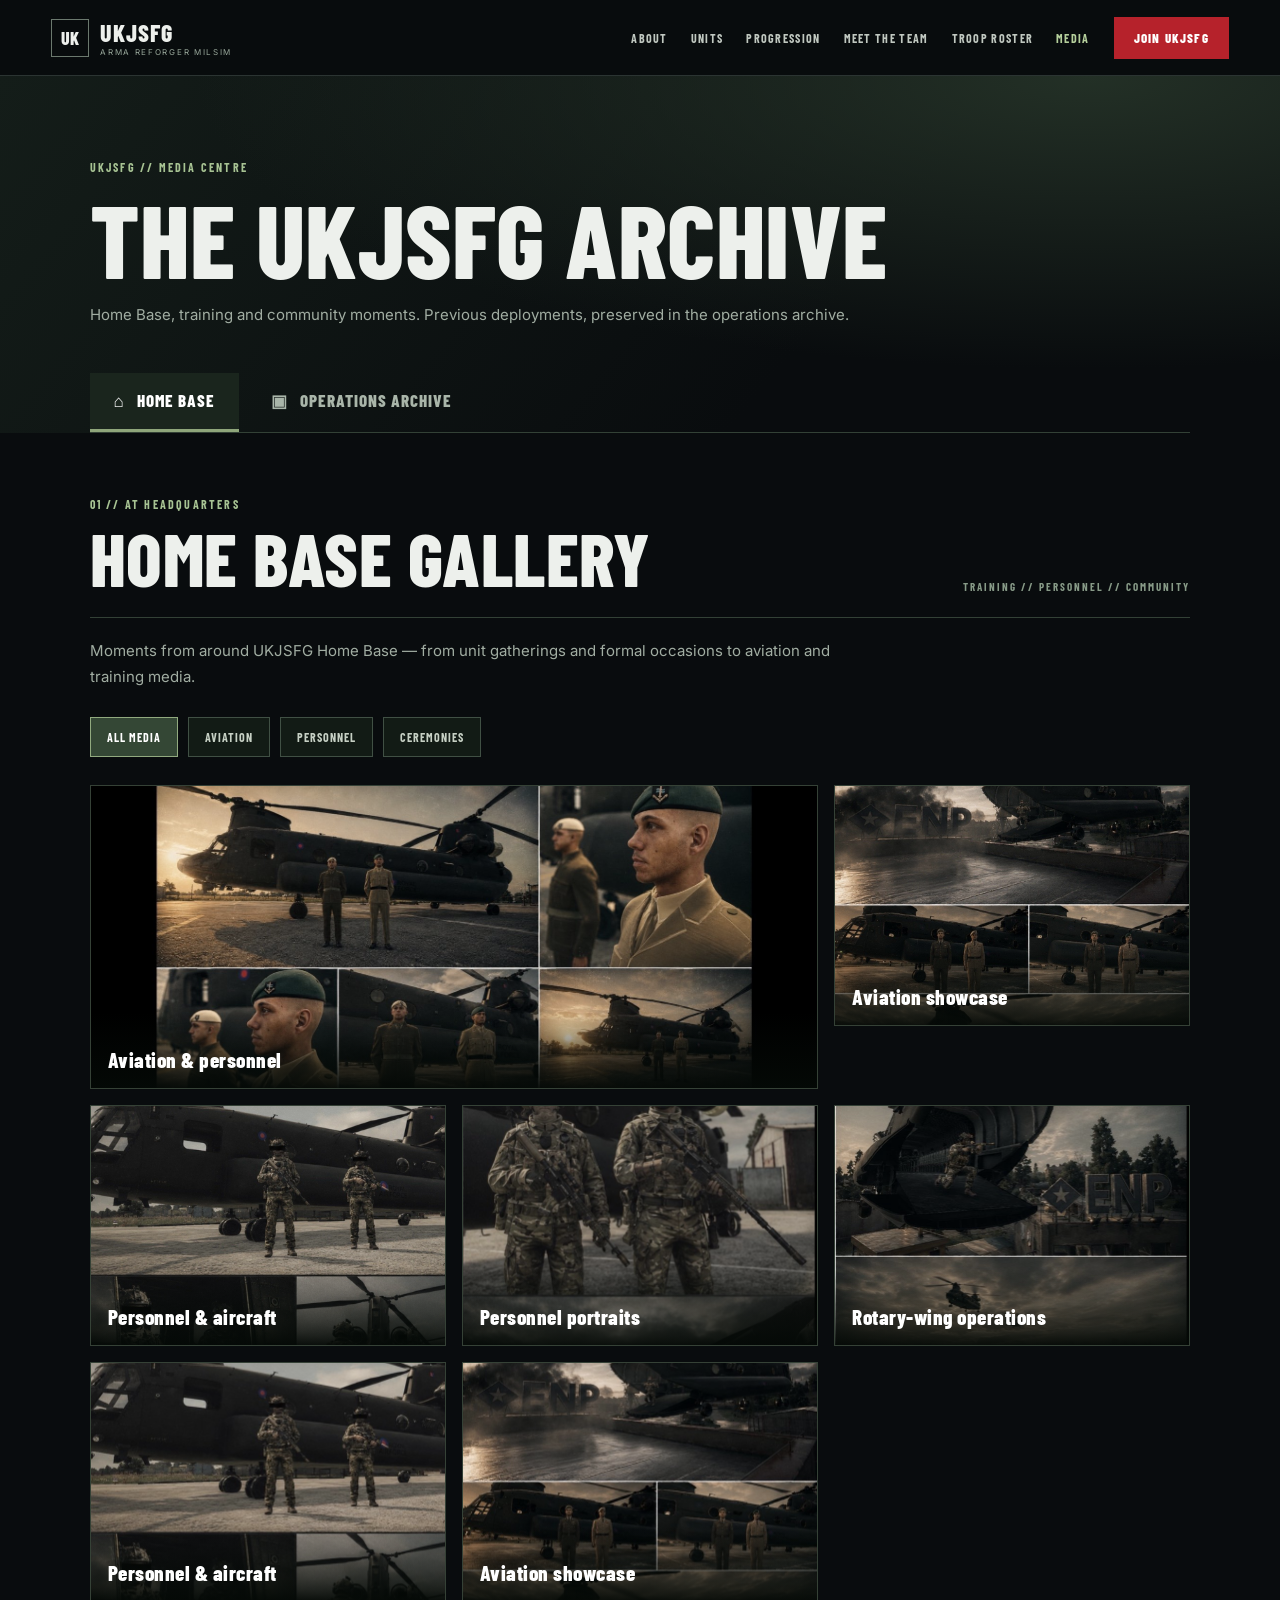
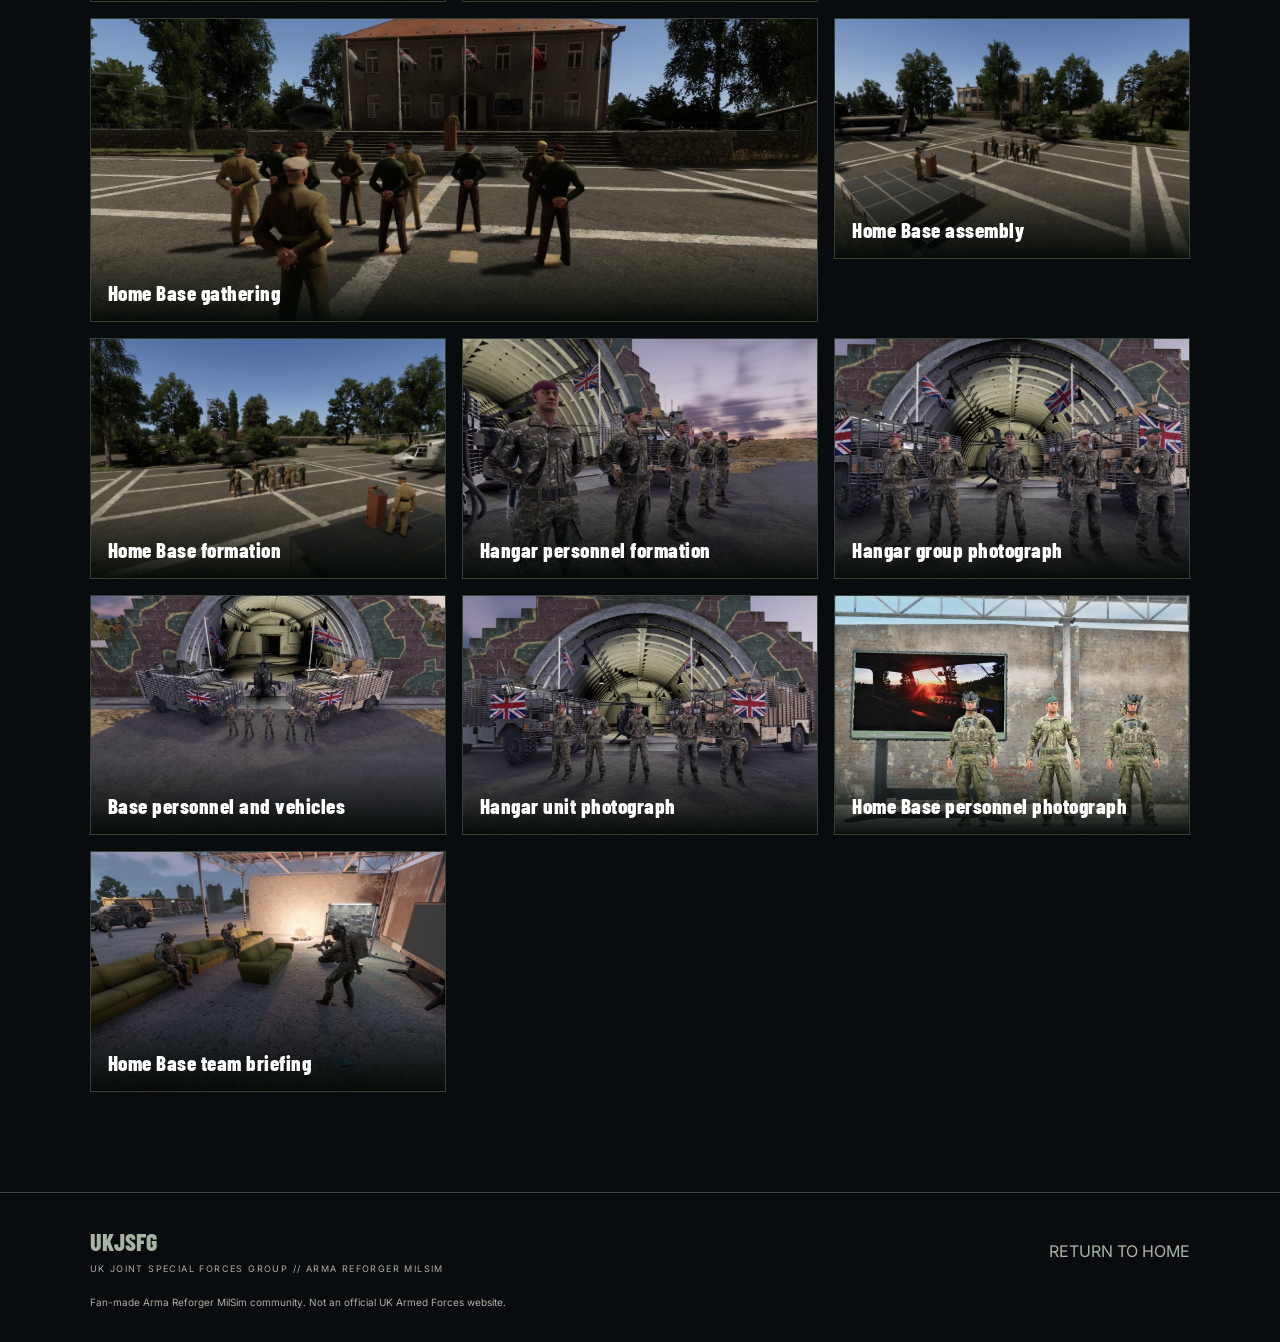
<file: media/index.html>
<!doctype html>
<html lang="en">
<head>
<base href="../">
<meta charset="utf-8"><meta name="viewport" content="width=device-width,initial-scale=1">
<meta name="theme-color" content="#080b0d">
<title>UKJSFG | Media Centre & Operations Archive</title>
<meta name="description" content="UKJSFG Home Base media and historical operations archive from our Arma Reforger MilSim community.">
<link rel="preconnect" href="https://fonts.googleapis.com"><link rel="preconnect" href="https://fonts.gstatic.com" crossorigin>
<link href="https://fonts.googleapis.com/css2?family=Barlow+Condensed:wght@500;600;700;800&family=Inter:wght@400;500;600&display=swap" rel="stylesheet">
<link rel="icon" type="image/png" href="assets/favicon.png?v=4">
<link rel="stylesheet" href="media.css">
<script src="media-data.js" defer></script>
<script src="media.js" defer></script>
</head>
<body>
<header class="nav">
 <a class="brand" href="/#home"><span class="brand-mark">UK</span><span><b>UKJSFG</b><small>ARMA REFORGER MILSIM</small></span></a>
 <button class="menu" aria-label="Toggle navigation" aria-expanded="false">☰</button>
 <nav aria-label="Site navigation"><a href="/#about">ABOUT</a><a href="/#units">UNITS</a><a href="/#progression">PROGRESSION</a><a href="/#team">MEET THE TEAM</a><a href="/roster.html">TROOP ROSTER</a><a href="/media/" class="active" aria-current="page">MEDIA</a></nav>
 <a class="btn btn-red nav-join" href="https://discord.gg/pQaPmvWr3A" target="_blank" rel="noopener">JOIN UKJSFG</a>
</header>
<main>
 <section class="masthead">
  <span class="kicker">UKJSFG // MEDIA CENTRE</span>
  <h1>THE UKJSFG ARCHIVE</h1>
  <p>Home Base, training and community moments. Previous deployments, preserved in the operations archive.</p>
  <div class="tab-bar" role="tablist" aria-label="Media sections">
   <button class="tab active" id="tab-home" role="tab" aria-selected="true" aria-controls="panel-home" data-tab="home">⌂ &nbsp; HOME BASE</button>
   <button class="tab" id="tab-ops" role="tab" aria-selected="false" aria-controls="panel-ops" data-tab="ops">▣ &nbsp; OPERATIONS ARCHIVE</button>
  </div>
 </section>
 <section id="panel-home" class="page-section" role="tabpanel" aria-labelledby="tab-home">
  <div class="section-heading"><div><span class="kicker">01 // AT HEADQUARTERS</span><h2>HOME BASE GALLERY</h2></div><span class="section-meta">TRAINING // PERSONNEL // COMMUNITY</span></div>
  <p class="section-copy">Moments from around UKJSFG Home Base — from unit gatherings and formal occasions to aviation and training media.</p>
  <div class="home-filters" aria-label="Gallery filters">
   <button class="chip active" data-home-filter="all">ALL MEDIA</button>
   <button class="chip" data-home-filter="aviation">AVIATION</button>
   <button class="chip" data-home-filter="personnel">PERSONNEL</button>
   <button class="chip" data-home-filter="ceremony">CEREMONIES</button>
  </div>
  <div id="home-gallery" class="home-gallery" aria-live="polite"></div>
 </section>
 <section id="panel-ops" class="page-section" role="tabpanel" aria-labelledby="tab-ops" hidden>
  <div class="section-heading"><div><span class="kicker">02 // DEPLOYMENT RECORDS</span><h2>OPERATIONS ARCHIVE</h2></div><span class="section-meta">HISTORICAL DEPLOYMENTS</span></div>
  <p class="section-copy">Browse UKJSFG deployments. Operation dates, participation and images will be added from verified UKJSFG records — no fabricated mission reports.</p>
  <div class="op-controls"><label class="sr-only" for="op-search">Search deployments</label><input type="search" id="op-search" placeholder="Search operations or locations…"><label class="sr-only" for="op-location">Filter by location</label><select id="op-location"><option value="all">ALL LOCATIONS</option></select><button id="reset-filters" class="chip" type="button">RESET FILTERS</button></div>
  <div class="ops-count" id="ops-count" aria-live="polite"></div>
  <div class="ops-grid" id="operations-grid"></div>
  <p class="archive-note">Future deployments can be added to <code>media-data.js</code>. Each new entry automatically creates a new archive card.</p>
 </section>
</main>
<footer><div><b>UKJSFG</b><span>UK JOINT SPECIAL FORCES GROUP // ARMA REFORGER MILSIM</span></div><a href="/">RETURN TO HOME</a><small>Fan-made Arma Reforger MilSim community. Not an official UK Armed Forces website.</small></footer>
<dialog id="lightbox" class="lightbox" aria-label="Image viewer"><button id="close-lightbox" class="close-lightbox" aria-label="Close image viewer">✕</button><button id="previous-image" class="lightbox-arrow" aria-label="Previous image">‹</button><figure><img id="lightbox-image" alt=""><figcaption id="lightbox-caption"></figcaption></figure><button id="next-image" class="lightbox-arrow" aria-label="Next image">›</button></dialog>
</body>
</html>
</file>
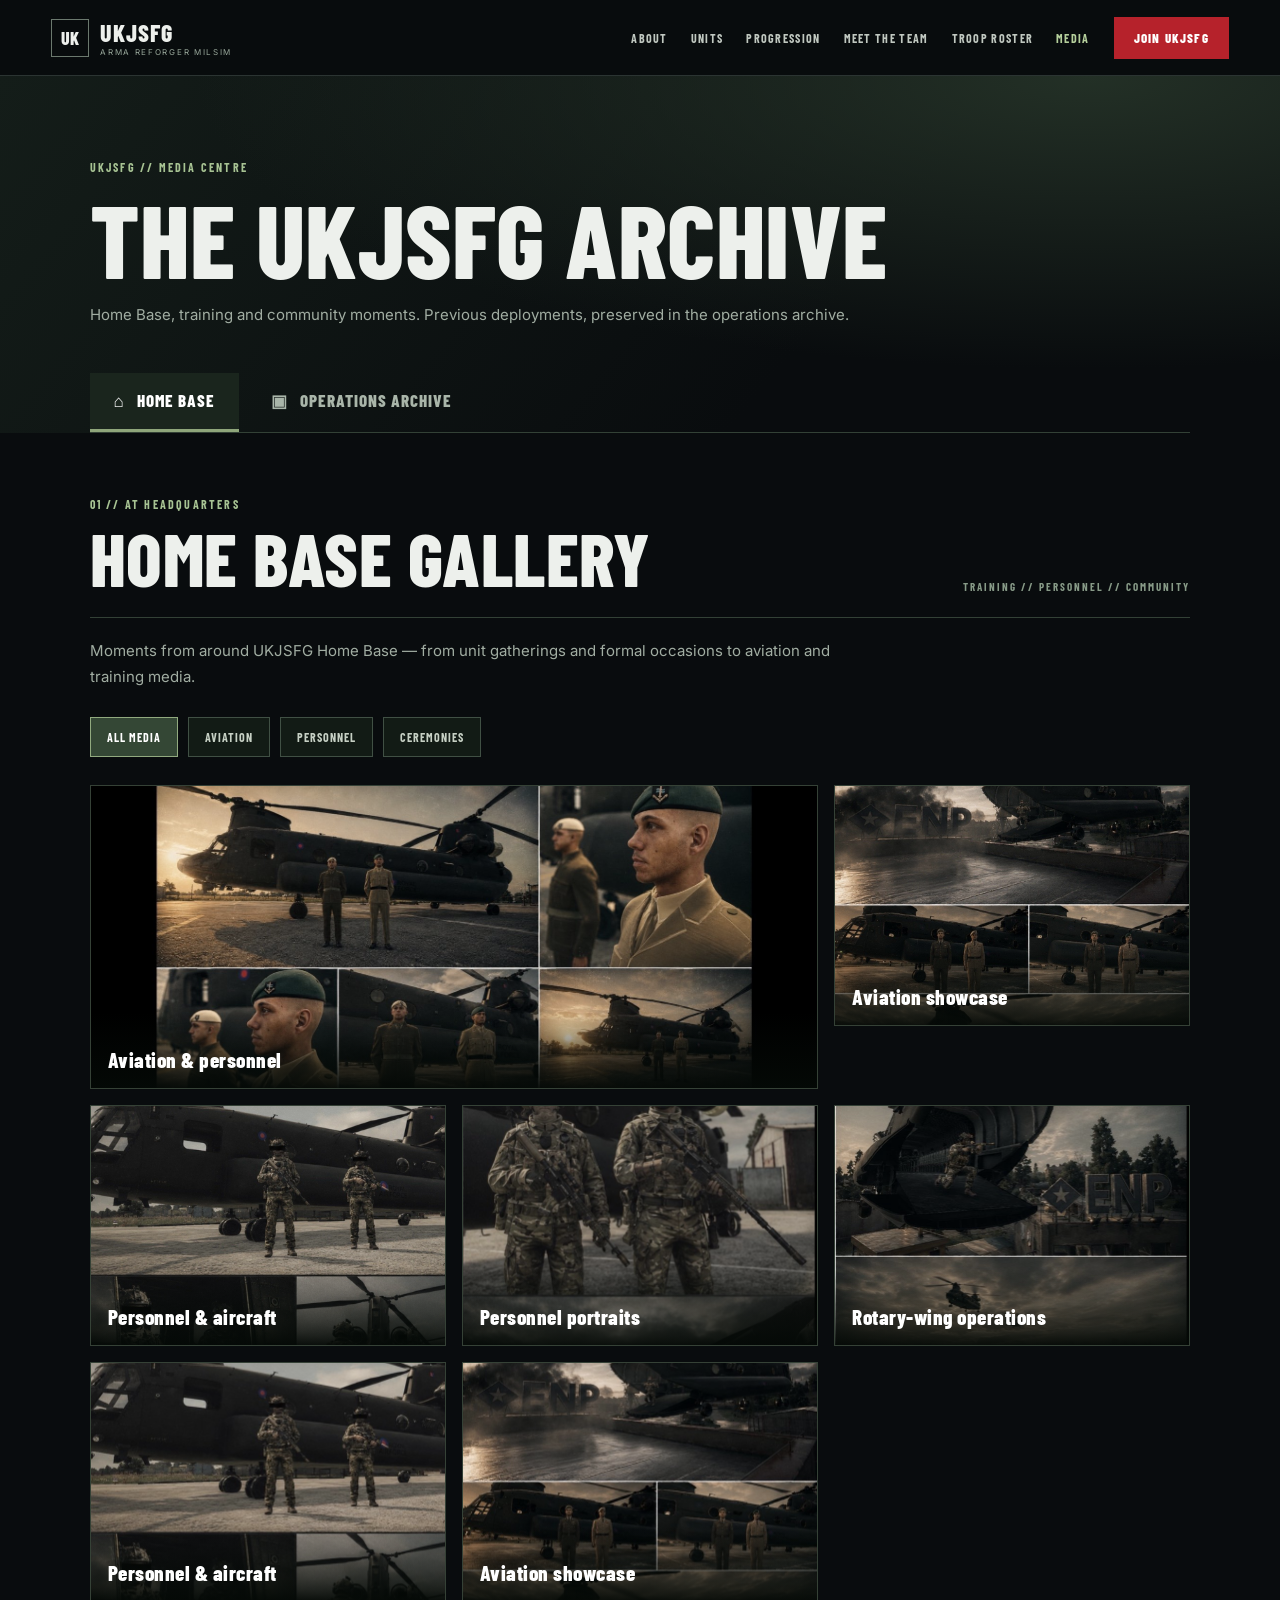
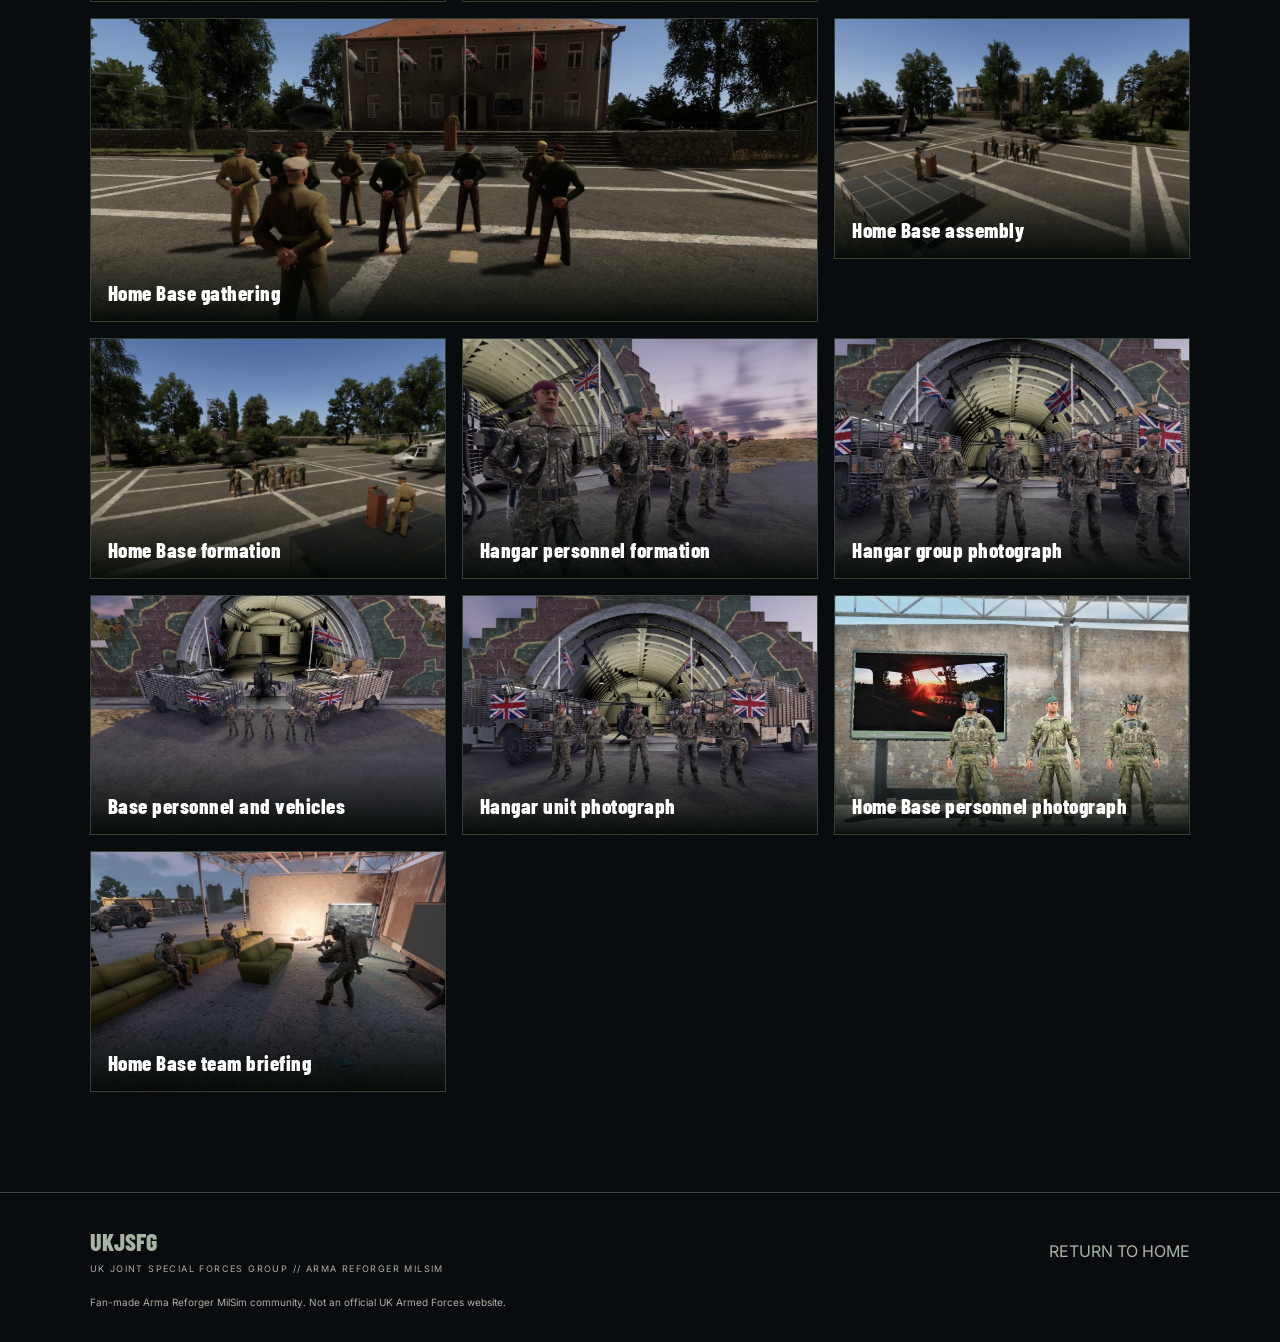
<file: media.html>
<!doctype html>
<html lang="en">
<head>
<meta charset="utf-8">
<meta name="viewport" content="width=device-width,initial-scale=1">
<meta name="robots" content="noindex">
<meta http-equiv="refresh" content="0;url=media/">
<title>UKJSFG | Media Centre</title>
<script>
window.location.replace("media/" + window.location.search + window.location.hash);
</script>
</head>
<body><p>Media Centre has moved to <a href="media/">/media/</a>.</p></body>
</html>
</file>
